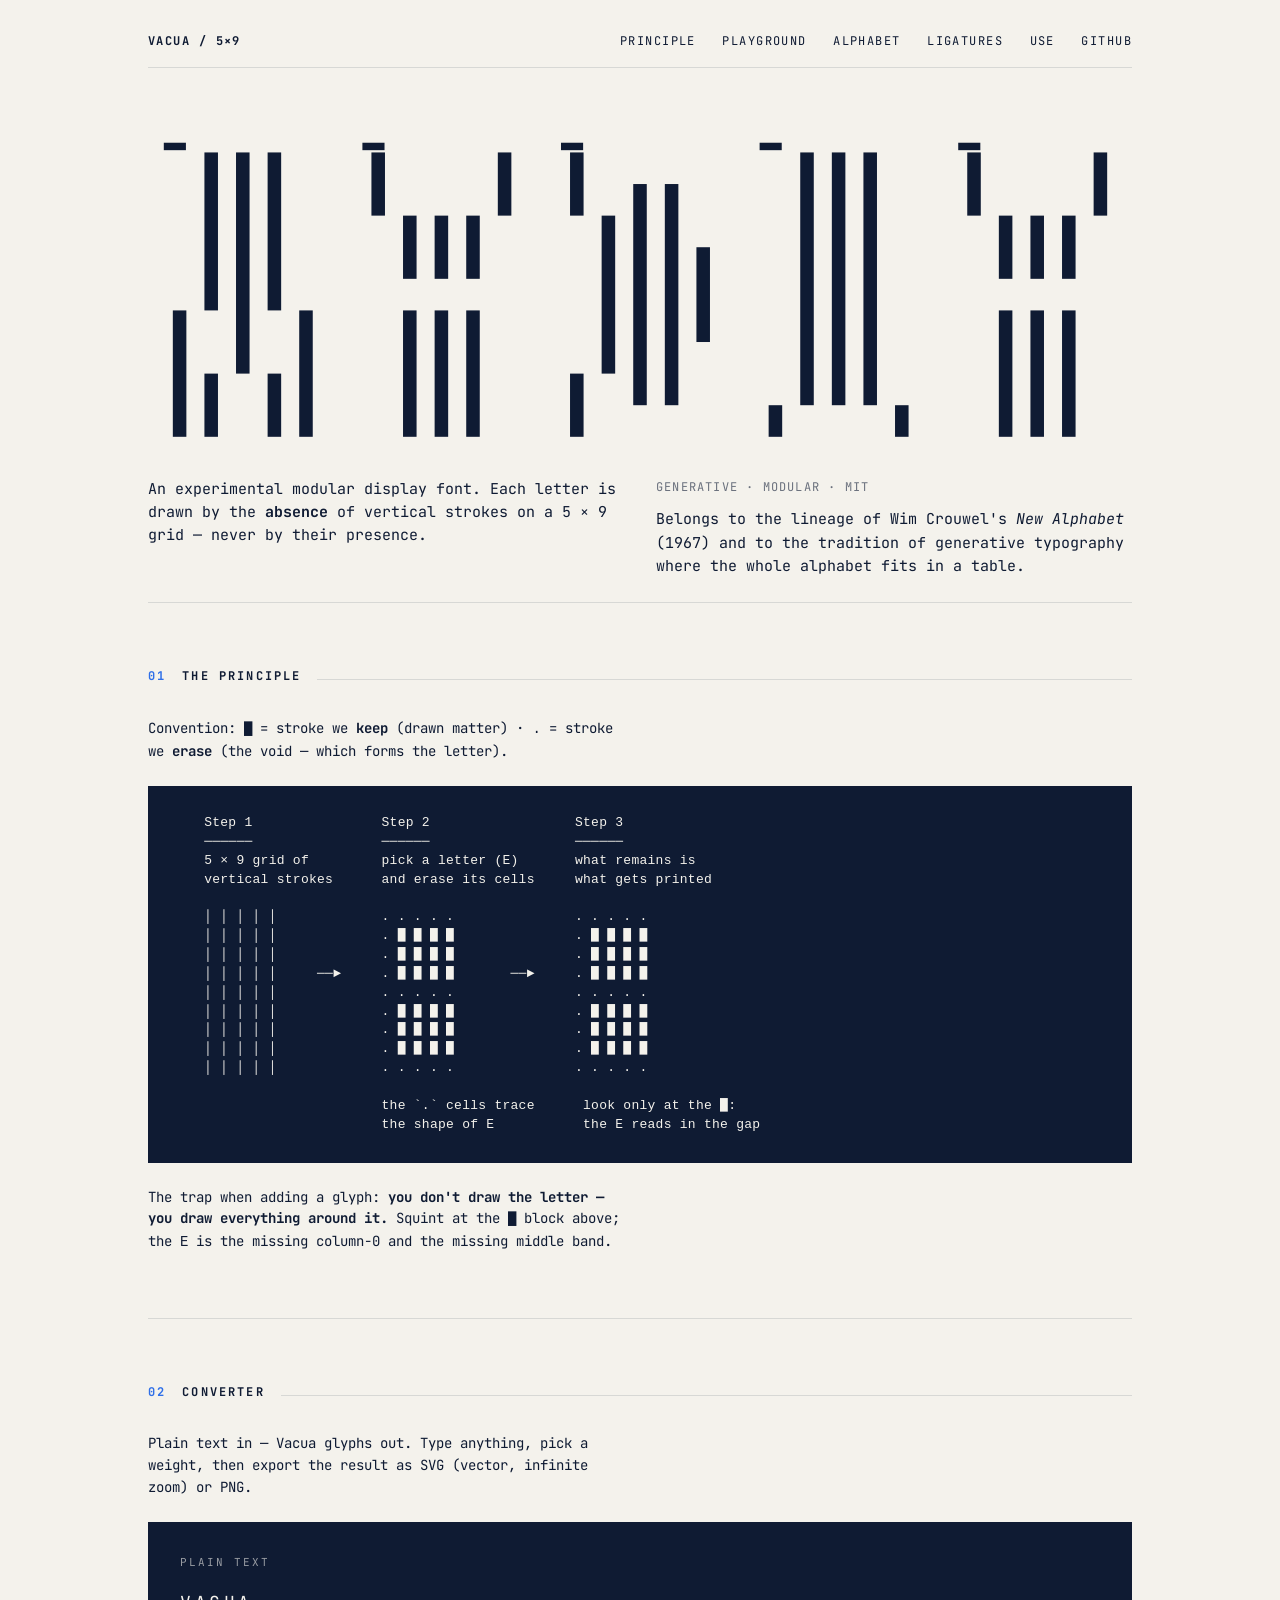
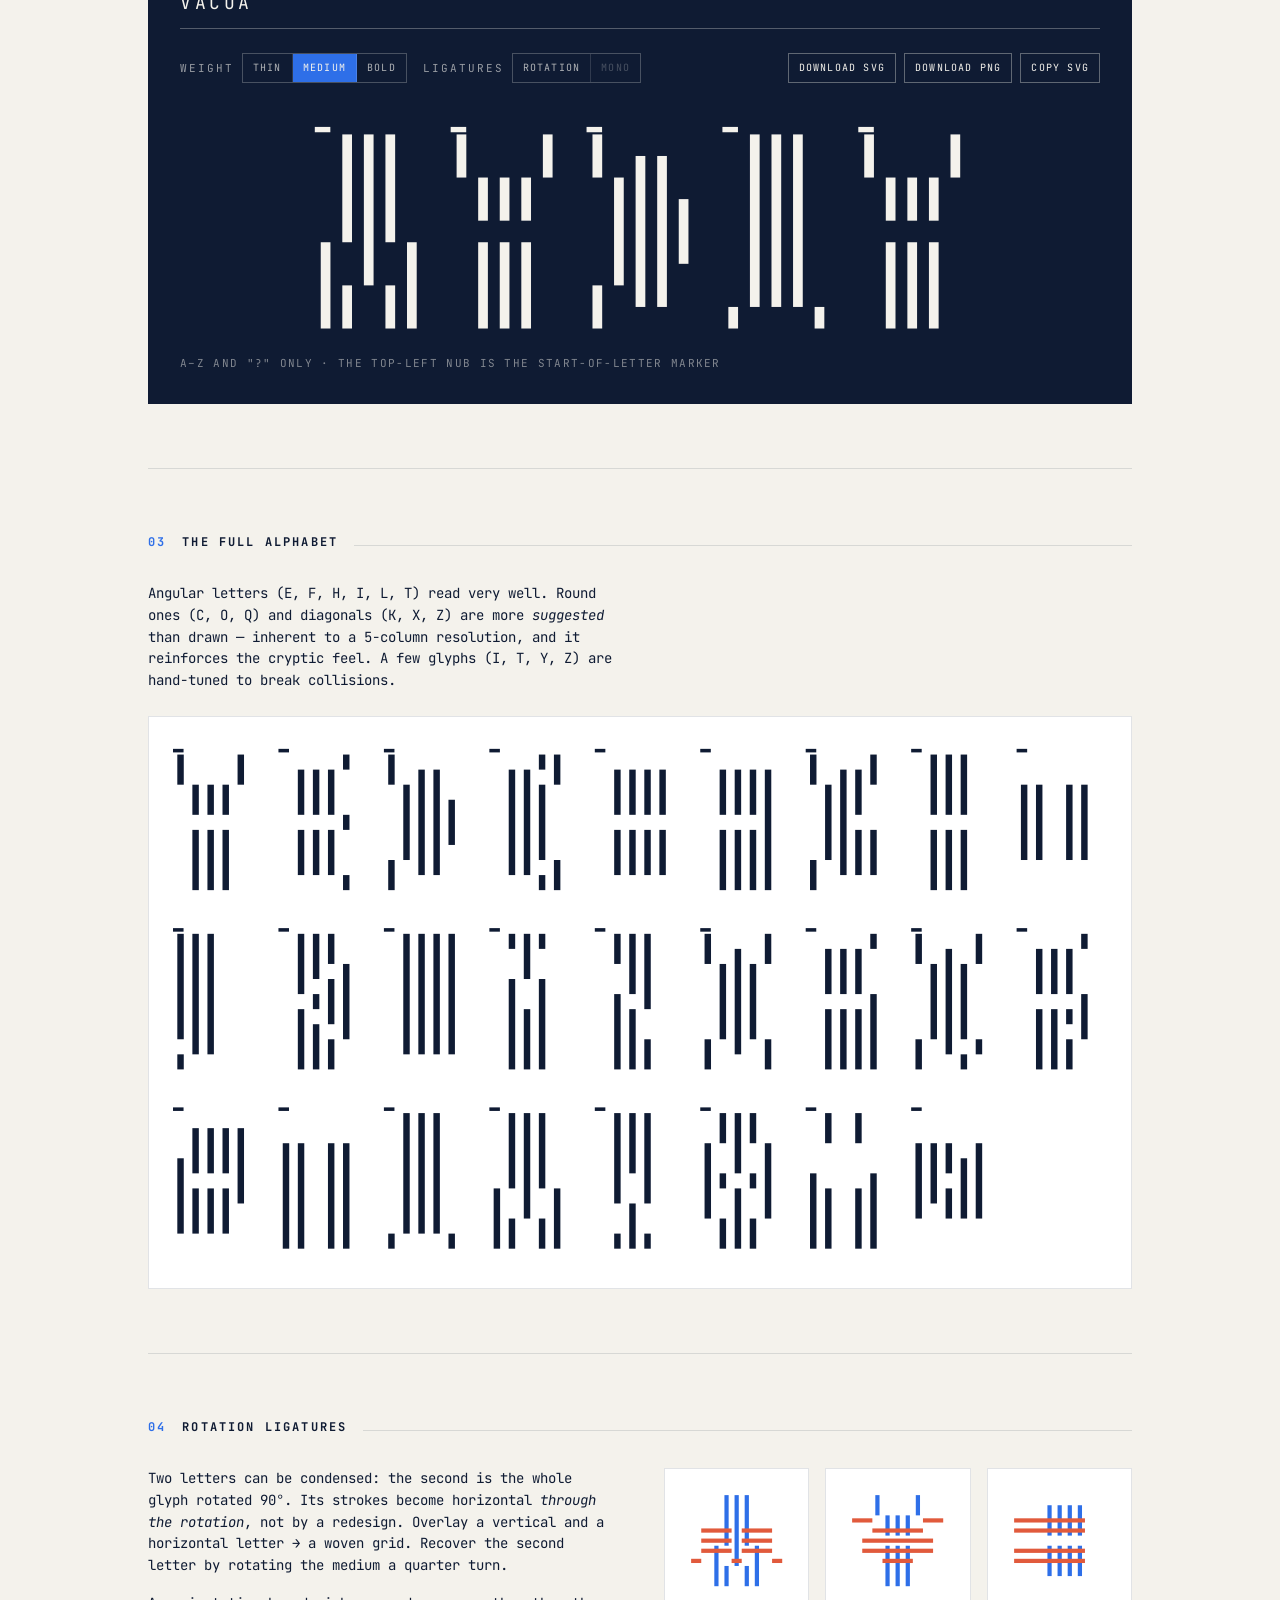
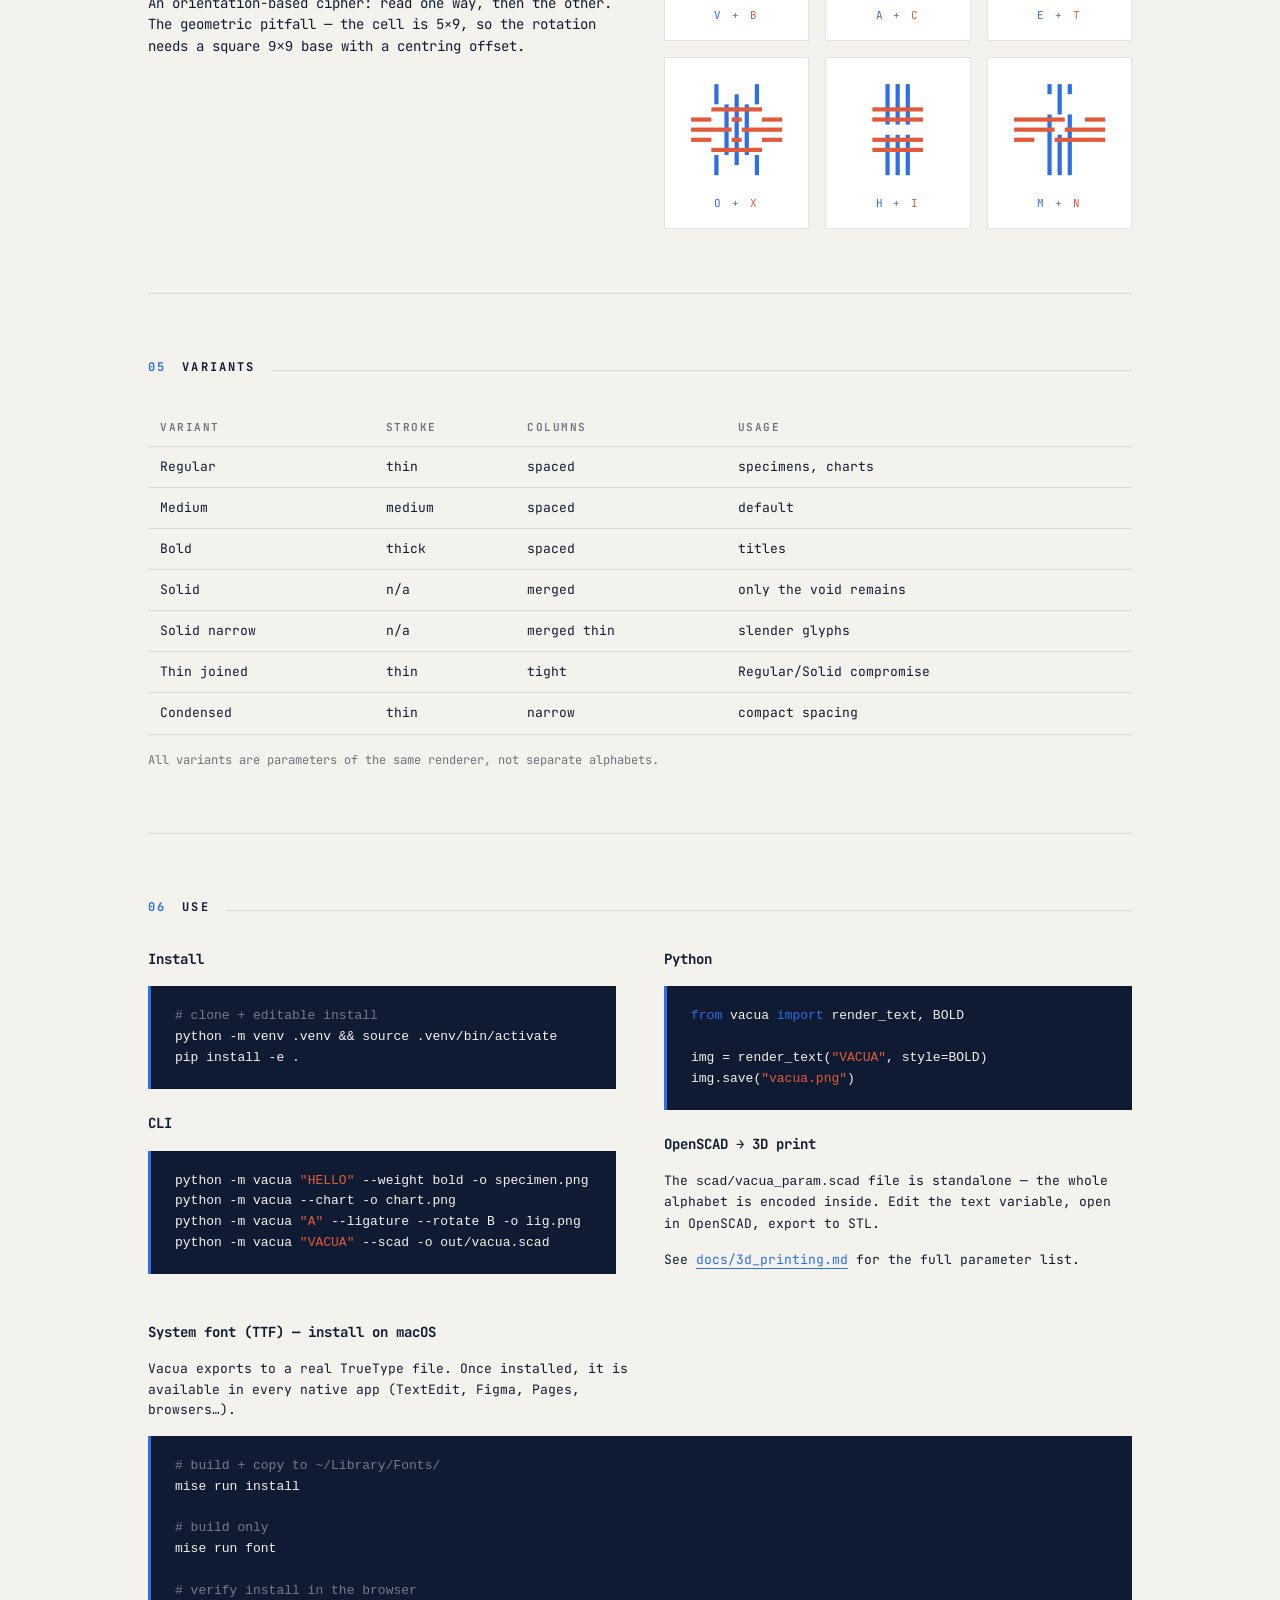
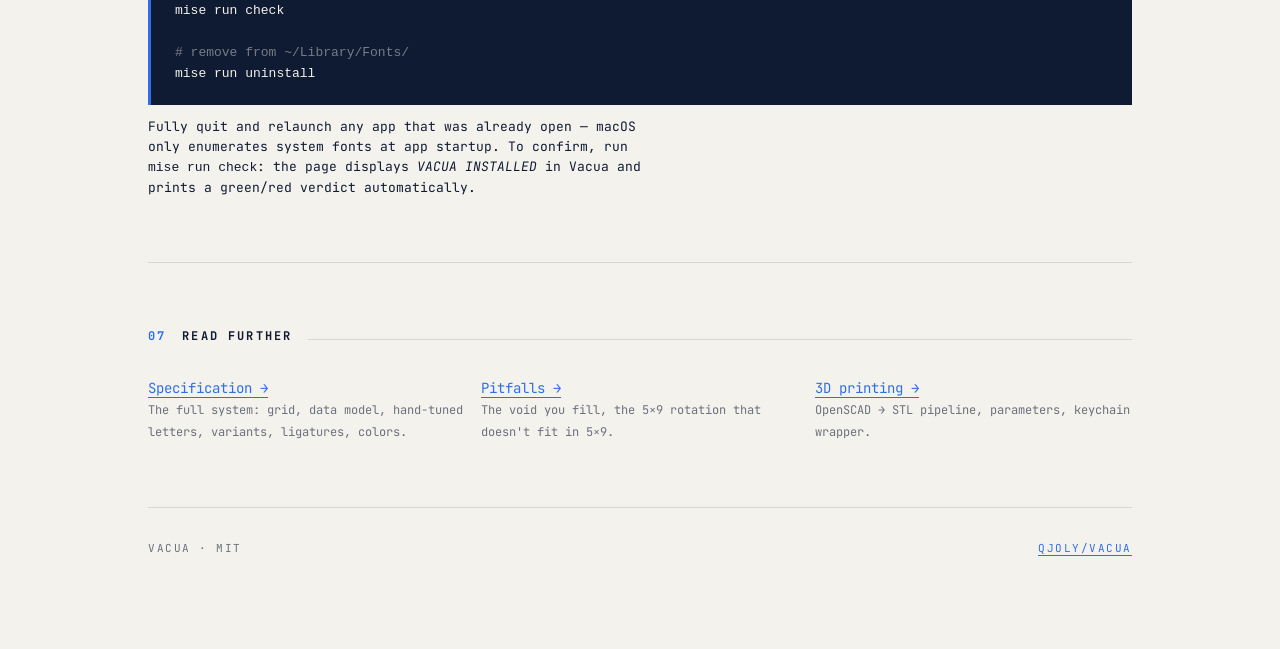
<file: docs/index.html>
<!doctype html>
<html lang="en">
<head>
<meta charset="utf-8">
<meta name="viewport" content="width=device-width, initial-scale=1">
<title>Vacua — a negative-space font</title>
<meta name="description" content="Vacua: an experimental modular font where each letter is drawn by the absence of vertical strokes on a 5×9 grid.">
<link rel="canonical" href="https://qjoly.github.io/vacua/">

<!-- Open Graph (Discord, Facebook, LinkedIn, Bluesky, Slack, …) -->
<meta property="og:type" content="website">
<meta property="og:site_name" content="Vacua">
<meta property="og:title" content="Vacua — a negative-space font">
<meta property="og:description" content="An experimental modular display font. Each letter is drawn by the absence of vertical strokes on a 5 × 9 grid — never by their presence.">
<meta property="og:url" content="https://qjoly.github.io/vacua/">
<meta property="og:image" content="https://qjoly.github.io/vacua/og.png">
<meta property="og:image:width" content="1200">
<meta property="og:image:height" content="630">
<meta property="og:image:alt" content="The word VACUA rendered in the Vacua negative-space font.">
<meta property="og:locale" content="en_US">

<!-- Twitter / X -->
<meta name="twitter:card" content="summary_large_image">
<meta name="twitter:title" content="Vacua — a negative-space font">
<meta name="twitter:description" content="An experimental modular display font. Each letter is the absence of vertical strokes on a 5 × 9 grid.">
<meta name="twitter:image" content="https://qjoly.github.io/vacua/og.png">
<meta name="twitter:image:alt" content="The word VACUA rendered in the Vacua negative-space font.">
<meta name="twitter:creator" content="@qjoly">

<!-- Discord embed accent color -->
<meta name="theme-color" content="#F4F2EC">

<link rel="preconnect" href="https://fonts.googleapis.com">
<link rel="preconnect" href="https://fonts.gstatic.com" crossorigin>
<link href="https://fonts.googleapis.com/css2?family=JetBrains+Mono:wght@400;500;700&display=swap" rel="stylesheet">
<link rel="stylesheet" href="style.css">
</head>
<body>
<div class="page">

  <header class="top">
    <div class="brand">VACUA / 5×9</div>
    <nav>
      <a href="#principle">Principle</a>
      <a href="#play">Playground</a>
      <a href="#alphabet">Alphabet</a>
      <a href="#ligatures">Ligatures</a>
      <a href="#use">Use</a>
      <a href="https://github.com/qjoly/vacua">GitHub</a>
    </nav>
  </header>

  <div class="hero">
    <div class="word" id="hero-word"></div>
    <div class="strap">
      <p>
        An experimental modular display font. Each letter is drawn by the
        <strong>absence</strong> of vertical strokes on a 5 × 9 grid &mdash;
        never by their presence.
      </p>
      <div>
        <div class="meta">Generative · Modular · MIT</div>
        <p style="margin-top:12px">
          Belongs to the lineage of Wim Crouwel's <em>New Alphabet</em> (1967)
          and to the tradition of generative typography where the whole
          alphabet fits in a table.
        </p>
      </div>
    </div>
  </div>

  <section id="principle">
    <h2 class="section-title" data-num="01">The principle</h2>
    <p style="max-width:60ch; margin-bottom:24px;">
      Convention: <code>█</code> = stroke we <strong>keep</strong> (drawn
      matter) · <code>.</code> = stroke we <strong>erase</strong>
      (the void &mdash; which forms the letter).
    </p>
    <div class="principle-demo">
<pre>   Step 1                Step 2                  Step 3
   ──────                ──────                  ──────
   5 × 9 grid of         pick a letter (E)       what remains is
   vertical strokes      and erase its cells     what gets printed

   │ │ │ │ │             . . . . .               . . . . .
   │ │ │ │ │             . █ █ █ █               . █ █ █ █
   │ │ │ │ │             . █ █ █ █               . █ █ █ █
   │ │ │ │ │     ──►     . █ █ █ █       ──►     . █ █ █ █
   │ │ │ │ │             . . . . .               . . . . .
   │ │ │ │ │             . █ █ █ █               . █ █ █ █
   │ │ │ │ │             . █ █ █ █               . █ █ █ █
   │ │ │ │ │             . █ █ █ █               . █ █ █ █
   │ │ │ │ │             . . . . .               . . . . .

                         the `.` cells trace      look only at the █:
                         the shape of E           the E reads in the gap</pre>
    </div>
    <p style="max-width:60ch; margin-top:24px;">
      The trap when adding a glyph: <strong>you don't draw the letter &mdash;
      you draw everything around it.</strong> Squint at the <code>█</code>
      block above; the <code>E</code> is the missing column-0 and the missing
      middle band.
    </p>
  </section>

  <section id="play">
    <h2 class="section-title" data-num="02">Converter</h2>
    <p style="margin-bottom:24px; max-width:60ch;">
      Plain text in &mdash; Vacua glyphs out. Type anything, pick a weight,
      then export the result as SVG (vector, infinite zoom) or PNG.
    </p>
    <div class="playground">
      <label for="vacua-input">Plain text</label>
      <input id="vacua-input" type="text" value="VACUA" spellcheck="false" autocomplete="off" placeholder="HELLO WORLD">

      <div class="controls">
        <div class="ctrl">
          <span class="ctrl-label">Weight</span>
          <div class="seg" id="weight-seg">
            <button type="button" data-w="thin">Thin</button>
            <button type="button" data-w="medium" class="on">Medium</button>
            <button type="button" data-w="bold">Bold</button>
          </div>
        </div>
        <div class="ctrl">
          <span class="ctrl-label">Ligatures</span>
          <div class="seg" id="lig-seg">
            <button type="button" id="lig-toggle">Rotation</button>
            <button type="button" id="mono-toggle">Mono</button>
          </div>
        </div>
        <div class="ctrl-spacer"></div>
        <div class="ctrl-actions">
          <button type="button" id="dl-svg">Download SVG</button>
          <button type="button" id="dl-png">Download PNG</button>
          <button type="button" id="copy-svg">Copy SVG</button>
        </div>
      </div>

      <div class="render" id="vacua-render"></div>
      <div class="hint" id="convert-hint">A–Z and "?" only · the top-left nub is the start-of-letter marker</div>
    </div>
  </section>

  <section id="alphabet">
    <h2 class="section-title" data-num="03">The full alphabet</h2>
    <p style="margin-bottom:24px; max-width:60ch;">
      Angular letters (E, F, H, I, L, T) read very well. Round ones (C, O, Q)
      and diagonals (K, X, Z) are more <em>suggested</em> than drawn &mdash;
      inherent to a 5-column resolution, and it reinforces the cryptic feel.
      A few glyphs (I, T, Y, Z) are hand-tuned to break collisions.
    </p>
    <div class="chart-wrap" id="chart"></div>
  </section>

  <section id="ligatures">
    <h2 class="section-title" data-num="04">Rotation ligatures</h2>
    <div class="two-col">
      <div>
        <p>
          Two letters can be condensed: the second is the whole glyph rotated
          90°. Its strokes become horizontal <em>through the rotation</em>,
          not by a redesign. Overlay a vertical and a horizontal letter
          &rarr; a woven grid. Recover the second letter by rotating the
          medium a quarter turn.
        </p>
        <p>
          An orientation-based cipher: read one way, then the other. The
          geometric pitfall &mdash; the cell is 5×9, so the rotation needs a
          square <code>9×9</code> base with a centring offset.
        </p>
      </div>
      <div class="lig-grid" id="lig-grid"></div>
    </div>
  </section>

  <section id="variants">
    <h2 class="section-title" data-num="05">Variants</h2>
    <table class="variants-table">
      <thead><tr><th>Variant</th><th>Stroke</th><th>Columns</th><th>Usage</th></tr></thead>
      <tbody>
        <tr><td>Regular</td><td>thin</td><td>spaced</td><td>specimens, charts</td></tr>
        <tr><td>Medium</td><td>medium</td><td>spaced</td><td>default</td></tr>
        <tr><td>Bold</td><td>thick</td><td>spaced</td><td>titles</td></tr>
        <tr><td>Solid</td><td>n/a</td><td>merged</td><td>only the void remains</td></tr>
        <tr><td>Solid narrow</td><td>n/a</td><td>merged thin</td><td>slender glyphs</td></tr>
        <tr><td>Thin joined</td><td>thin</td><td>tight</td><td>Regular/Solid compromise</td></tr>
        <tr><td>Condensed</td><td>thin</td><td>narrow</td><td>compact spacing</td></tr>
      </tbody>
    </table>
    <p style="margin-top:16px; color:var(--muted); font-size:12px;">
      All variants are parameters of the same renderer, not separate alphabets.
    </p>
  </section>

  <section id="use">
    <h2 class="section-title" data-num="06">Use</h2>
    <div class="two-col">
      <div>
        <p><strong>Install</strong></p>
<pre class="code"><span class="c"># clone + editable install</span>
python -m venv .venv &amp;&amp; source .venv/bin/activate
pip install -e .</pre>

        <p style="margin-top:24px"><strong>CLI</strong></p>
<pre class="code">python -m vacua <span class="s">"HELLO"</span> --weight bold -o specimen.png
python -m vacua --chart -o chart.png
python -m vacua <span class="s">"A"</span> --ligature --rotate B -o lig.png
python -m vacua <span class="s">"VACUA"</span> --scad -o out/vacua.scad</pre>
      </div>
      <div>
        <p><strong>Python</strong></p>
<pre class="code"><span class="k">from</span> vacua <span class="k">import</span> render_text, BOLD

img = render_text(<span class="s">"VACUA"</span>, style=BOLD)
img.save(<span class="s">"vacua.png"</span>)</pre>

        <p style="margin-top:24px"><strong>OpenSCAD &rarr; 3D print</strong></p>
        <p style="font-size:13px;">
          The <code>scad/vacua_param.scad</code> file is standalone &mdash; the
          whole alphabet is encoded inside. Edit the <code>text</code>
          variable, open in OpenSCAD, export to STL.
        </p>
        <p style="font-size:13px;">
          See <a href="3d_printing.md">docs/3d_printing.md</a> for the full
          parameter list.
        </p>
      </div>
    </div>

    <div style="margin-top:48px;">
      <p><strong>System font (TTF) &mdash; install on macOS</strong></p>
      <p style="font-size:13px; max-width:62ch;">
        Vacua exports to a real TrueType file. Once installed, it is available
        in every native app (TextEdit, Figma, Pages, browsers&hellip;).
      </p>
<pre class="code"><span class="c"># build + copy to ~/Library/Fonts/</span>
mise run install

<span class="c"># build only</span>
mise run font

<span class="c"># verify install in the browser</span>
mise run check

<span class="c"># remove from ~/Library/Fonts/</span>
mise run uninstall</pre>
      <p style="font-size:13px; max-width:62ch; margin-top:12px;">
        Fully quit and relaunch any app that was already open &mdash; macOS only
        enumerates system fonts at app startup. To confirm, run
        <code>mise run check</code>: the page displays
        <em>VACUA INSTALLED</em> in Vacua and prints a green/red verdict
        automatically.
      </p>
    </div>
  </section>

  <section id="docs">
    <h2 class="section-title" data-num="07">Read further</h2>
    <ul style="list-style:none; padding:0; margin:0; display:grid; grid-template-columns:repeat(auto-fit,minmax(220px,1fr)); gap:16px;">
      <li><a href="specification.md">Specification &rarr;</a><br><span style="color:var(--muted); font-size:12px;">The full system: grid, data model, hand-tuned letters, variants, ligatures, colors.</span></li>
      <li><a href="pitfalls.md">Pitfalls &rarr;</a><br><span style="color:var(--muted); font-size:12px;">The void you fill, the 5×9 rotation that doesn't fit in 5×9.</span></li>
      <li><a href="3d_printing.md">3D printing &rarr;</a><br><span style="color:var(--muted); font-size:12px;">OpenSCAD → STL pipeline, parameters, keychain wrapper.</span></li>
    </ul>
  </section>

  <footer class="bottom">
    <div>VACUA · MIT</div>
    <div><a href="https://github.com/qjoly/vacua">qjoly/vacua</a></div>
  </footer>

</div>

<script src="vacua.js"></script>
<script>
  // Hero — large "VACUA". barW/cell = 0.43 matches Python MEDIUM (6/14).
  document.getElementById("hero-word").innerHTML =
    Vacua.renderWord("VACUA", { cell: 28, barW: 12, gap: 36 });

  // Converter — text → Vacua SVG, with weight selector and export.
  const input = document.getElementById("vacua-input");
  const render = document.getElementById("vacua-render");
  const hint = document.getElementById("convert-hint");
  const weightSeg = document.getElementById("weight-seg");
  const ligToggle = document.getElementById("lig-toggle");
  const monoToggle = document.getElementById("mono-toggle");

  // barW per weight at cell=20, matching Python variants.py ratios
  // (REGULAR 4/14, MEDIUM 6/14, BOLD 9/14) scaled to cell=20.
  const WEIGHTS = { thin: 6, medium: 9, bold: 13 };
  let weight = "medium";
  let ligature = false;
  let mono = false;

  function currentText() {
    return (input.value || "").toUpperCase();
  }

  function unsupportedChars(t) {
    const bad = new Set();
    for (const ch of t) {
      if (ch === " ") continue;
      if (!Vacua.INK_BANDS[ch]) bad.add(ch);
    }
    return [...bad];
  }

  function paint() {
    const t = currentText() || " ";
    const barW = WEIGHTS[weight];
    const monoOpts = mono ? { colorA: "#F4F2EC", colorB: "#F4F2EC" } : {};
    render.innerHTML = ligature
      ? Vacua.renderWordLigatures(t, { cell: 16, barW, ...monoOpts })
      : Vacua.renderWord(t, { cell: 20, barW, gap: 26, color: "#F4F2EC" });
    const bad = unsupportedChars(t);
    if (bad.length) {
      hint.textContent = `Ignored (not in alphabet): ${bad.map(c => JSON.stringify(c)).join(" ")}`;
      hint.style.color = "#E15A3C";
    } else if (ligature) {
      hint.textContent = mono
        ? `Rotation ligatures · mono · both letters share one color, tell them apart by orientation`
        : `Rotation ligatures · letters paired 2-by-2, the 2nd rotated 90° over the 1st`;
      hint.style.color = "";
    } else {
      hint.textContent = `A–Z and "?" only · the top-left nub is the start-of-letter marker`;
      hint.style.color = "";
    }
  }

  // Mono only applies to ligatures — dim it when Rotation is off.
  function syncMonoState() {
    monoToggle.disabled = !ligature;
    monoToggle.classList.toggle("off", !ligature);
  }

  input.addEventListener("input", paint);
  ligToggle.addEventListener("click", () => {
    ligature = !ligature;
    ligToggle.classList.toggle("on", ligature);
    syncMonoState();
    paint();
  });
  monoToggle.addEventListener("click", () => {
    if (!ligature) return;
    mono = !mono;
    monoToggle.classList.toggle("on", mono);
    paint();
  });
  syncMonoState();
  weightSeg.addEventListener("click", e => {
    const btn = e.target.closest("button[data-w]");
    if (!btn) return;
    weight = btn.dataset.w;
    [...weightSeg.querySelectorAll("button")].forEach(b => b.classList.toggle("on", b === btn));
    paint();
  });
  paint();

  // Exports — re-render at a chosen color for download (dark on paper).
  function exportSVG() {
    const t = currentText() || " ";
    const monoOpts = mono ? { colorA: "#0F1B33", colorB: "#0F1B33" } : {};
    return ligature
      ? Vacua.renderWordLigatures(t, { cell: 16, barW: WEIGHTS[weight], ...monoOpts })
      : Vacua.renderWord(t, { cell: 20, barW: WEIGHTS[weight], gap: 26, color: "#0F1B33" });
  }

  function safeName() {
    const t = currentText().replace(/[^A-Z0-9?]+/g, "_").replace(/^_+|_+$/g, "");
    return (t || "vacua") + "-" + weight + (ligature ? (mono ? "-lig-mono" : "-lig") : "");
  }

  function downloadBlob(blob, filename) {
    const url = URL.createObjectURL(blob);
    const a = document.createElement("a");
    a.href = url; a.download = filename;
    document.body.appendChild(a); a.click(); a.remove();
    setTimeout(() => URL.revokeObjectURL(url), 1000);
  }

  document.getElementById("dl-svg").addEventListener("click", () => {
    downloadBlob(new Blob([exportSVG()], { type: "image/svg+xml" }), safeName() + ".svg");
  });

  document.getElementById("dl-png").addEventListener("click", () => {
    const svgText = exportSVG();
    // Parse the SVG to read its viewBox → target 4× upscale for crispness.
    const vb = svgText.match(/viewBox="([^"]+)"/);
    const [, , w, h] = (vb ? vb[1] : "0 0 100 100").split(/\s+/).map(Number);
    const scale = 4;
    const canvas = document.createElement("canvas");
    canvas.width = Math.ceil(w * scale);
    canvas.height = Math.ceil(h * scale);
    const ctx = canvas.getContext("2d");
    ctx.fillStyle = "#F4F2EC";
    ctx.fillRect(0, 0, canvas.width, canvas.height);
    const img = new Image();
    const blob = new Blob([svgText], { type: "image/svg+xml" });
    const url = URL.createObjectURL(blob);
    img.onload = () => {
      ctx.drawImage(img, 0, 0, canvas.width, canvas.height);
      URL.revokeObjectURL(url);
      canvas.toBlob(b => downloadBlob(b, safeName() + ".png"), "image/png");
    };
    img.src = url;
  });

  document.getElementById("copy-svg").addEventListener("click", async () => {
    const btn = document.getElementById("copy-svg");
    const orig = btn.textContent;
    try {
      await navigator.clipboard.writeText(exportSVG());
      btn.textContent = "Copied ✓";
    } catch {
      btn.textContent = "Copy failed";
    }
    setTimeout(() => { btn.textContent = orig; }, 1400);
  });

  // Full alphabet chart — Python MEDIUM ratio (6/14).
  document.getElementById("chart").innerHTML = Vacua.renderChart({ cell: 14, barW: 6, cols: 9 });

  // Some pretty ligature pairs.
  const pairs = [["V","B"], ["A","C"], ["E","T"], ["O","X"], ["H","I"], ["M","N"]];
  document.getElementById("lig-grid").innerHTML = pairs.map(([a,b]) => `
    <div class="lig-cell">
      ${Vacua.renderLigature(a, b, { cell: 12, barW: 5 })}
      <div class="pair"><span class="a">${a}</span> + <span class="b">${b}</span></div>
    </div>`).join("");
</script>
</body>
</html>
</file>
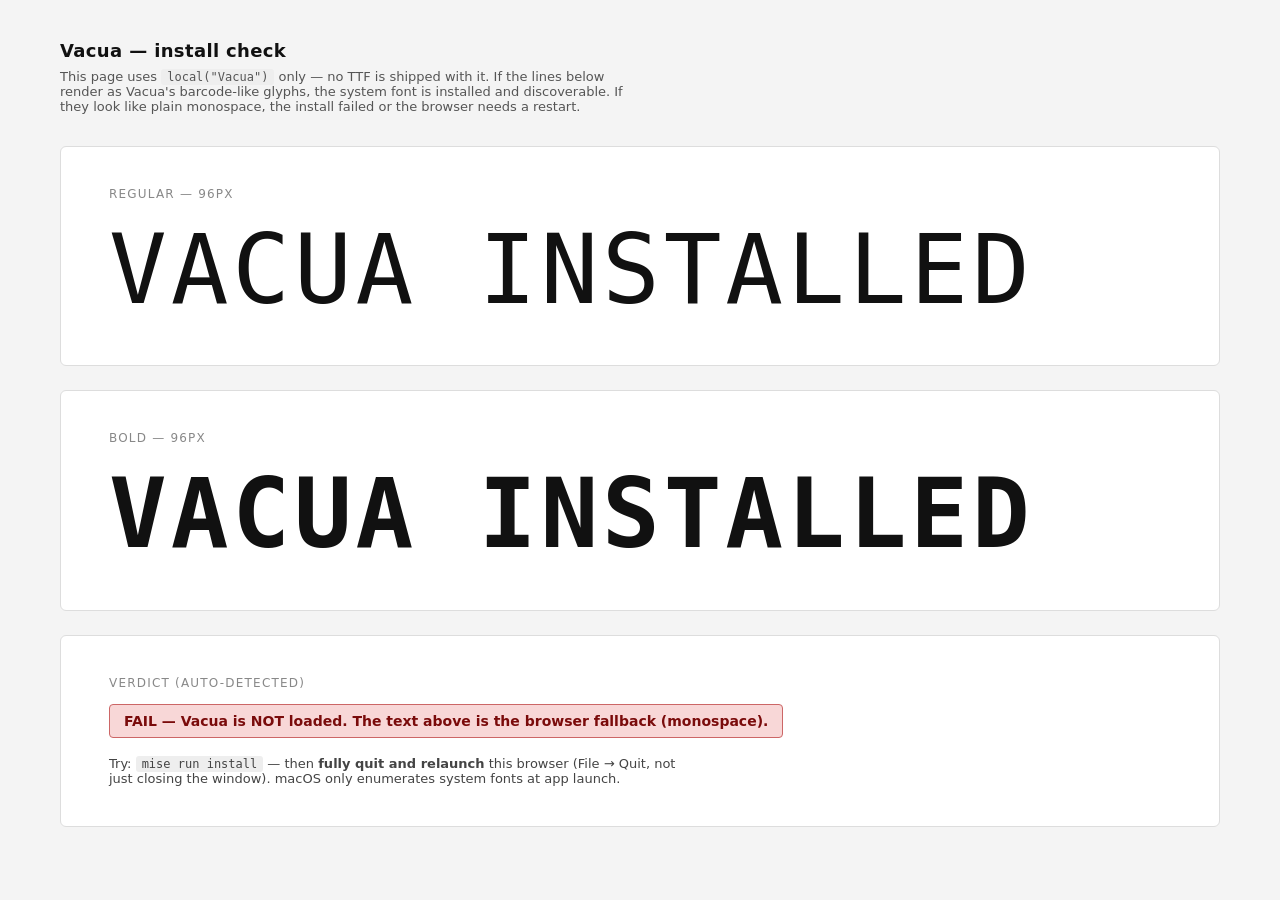
<file: scripts/check-install.html>
<!doctype html>
<meta charset="utf-8">
<title>Vacua — install check</title>
<style>
  /* Only local() — we deliberately do NOT ship the TTF here.
     The page must depend on the *installed* system font. */
  @font-face {
    font-family: VacuaInstalled;
    src: local("Vacua-Regular"), local("Vacua Regular"), local("Vacua");
    font-weight: 400;
  }
  @font-face {
    font-family: VacuaInstalled;
    src: local("Vacua-Bold"), local("Vacua Bold");
    font-weight: 700;
  }

  :root { color-scheme: light dark; }
  body {
    margin: 0; padding: 40px 60px;
    background: #f4f4f4; color: #111;
    font-family: -apple-system, system-ui, sans-serif;
  }
  h1 { font-size: 18px; font-weight: 600; margin: 0 0 8px; letter-spacing: .02em }
  .hint { font-size: 13px; color: #555; max-width: 70ch; margin: 0 0 32px }

  .stage {
    background: #fff;
    border: 1px solid #ddd;
    border-radius: 6px;
    padding: 40px 48px;
    margin-bottom: 24px;
  }

  /* The actual test text. If Vacua is installed, this renders as Vacua.
     If not, it falls back to monospace and the diagnostic block kicks in. */
  .vacua {
    font-family: VacuaInstalled, "ZZZ-no-such-font", monospace;
    font-size: 96px;
    line-height: 1.15;
    letter-spacing: .04em;
  }
  .vacua.bold { font-weight: 700 }
  .label { font-size: 12px; color: #888; text-transform: uppercase; letter-spacing: .1em; margin-bottom: 14px }

  /* Diagnostic — shown only when fallback wins.
     We compute fallback by measuring a probe glyph: see <script> below. */
  #verdict {
    display: inline-block;
    padding: 8px 14px;
    border-radius: 4px;
    font-weight: 600;
    font-size: 14px;
  }
  #verdict.ok    { background: #d8f5d8; color: #0a5a0a; border: 1px solid #6c6 }
  #verdict.fail  { background: #f8d7d7; color: #7a0b0b; border: 1px solid #c66 }
  .help { font-size: 13px; color: #444; margin-top: 18px; max-width: 70ch }
  code { background: #eee; padding: 1px 6px; border-radius: 3px; font-size: 12px }
</style>

<h1>Vacua — install check</h1>
<p class="hint">
  This page uses <code>local("Vacua")</code> only — no TTF is shipped with it.
  If the lines below render as Vacua's barcode-like glyphs, the system font is
  installed and discoverable. If they look like plain monospace, the install
  failed or the browser needs a restart.
</p>

<div class="stage">
  <div class="label">Regular — 96px</div>
  <div class="vacua">VACUA INSTALLED</div>
</div>

<div class="stage">
  <div class="label">Bold — 96px</div>
  <div class="vacua bold">VACUA INSTALLED</div>
</div>

<div class="stage">
  <div class="label">Verdict (auto-detected)</div>
  <div id="verdict">checking…</div>
  <div id="help" class="help" hidden></div>
</div>

<script>
  // Measure-based detection: render the probe string in (a) the target font with
  // monospace fallback and (b) monospace alone. If the widths differ, the
  // browser actually used Vacua. If identical, it fell back.
  function detectVacua() {
    const probe = "VACUA INSTALLED ?";
    const measure = (family) => {
      const span = document.createElement("span");
      span.style.cssText =
        "position:absolute;visibility:hidden;font-size:96px;letter-spacing:.04em;white-space:pre;font-family:" + family;
      span.textContent = probe;
      document.body.appendChild(span);
      const w = span.getBoundingClientRect().width;
      span.remove();
      return w;
    };
    const wVacua = measure('VacuaInstalled, monospace');
    const wMono  = measure('monospace');
    return Math.abs(wVacua - wMono) > 2; // px
  }

  // Wait for fonts to settle before measuring.
  (document.fonts ? document.fonts.ready : Promise.resolve()).then(() => {
    const ok = detectVacua();
    const v = document.getElementById("verdict");
    const h = document.getElementById("help");
    if (ok) {
      v.className = "ok";
      v.textContent = "OK — Vacua is installed and rendering above.";
    } else {
      v.className = "fail";
      v.textContent = "FAIL — Vacua is NOT loaded. The text above is the browser fallback (monospace).";
      h.hidden = false;
      h.innerHTML =
        "Try: <code>mise run install</code> — then <strong>fully quit and relaunch</strong> this browser " +
        "(File → Quit, not just closing the window). macOS only enumerates system fonts at app launch.";
    }
  });
</script>
</file>
<file: docs/style.css>
/* Vacua — site stylesheet.
   Palette from docs/specification.md §8:
     paper #F4F2EC, dark #0F1B33, blue #2E6FE8, red #E15A3C. */

:root {
  --paper: #F4F2EC;
  --dark: #0F1B33;
  --blue: #2E6FE8;
  --red: #E15A3C;
  --line: rgba(15, 27, 51, 0.12);
  --muted: rgba(15, 27, 51, 0.6);
  --cell: 14px;
}

* { box-sizing: border-box; }

html, body {
  margin: 0;
  padding: 0;
  background: var(--paper);
  color: var(--dark);
  font-family: "JetBrains Mono", "IBM Plex Mono", "SF Mono", ui-monospace, Menlo, monospace;
  font-size: 14px;
  line-height: 1.55;
  -webkit-font-smoothing: antialiased;
}

a { color: var(--blue); text-decoration: none; border-bottom: 1px solid currentColor; }
a:hover { color: var(--red); }

/* The whole page rides on a 5-column grid — quiet reference to the glyph grid. */
.page {
  max-width: 1080px;
  margin: 0 auto;
  padding: 32px clamp(16px, 4vw, 48px) 96px;
}

header.top {
  display: flex;
  justify-content: space-between;
  align-items: baseline;
  padding-bottom: 16px;
  border-bottom: 1px solid var(--line);
  font-size: 12px;
  letter-spacing: 0.12em;
  text-transform: uppercase;
}
header.top .brand { font-weight: 700; }
header.top nav a { margin-left: 18px; border: 0; color: var(--dark); }
header.top nav a:hover { color: var(--blue); }

/* HERO ───────────────────────────────────────────────────────── */
.hero {
  padding: 56px 0 24px;
  border-bottom: 1px solid var(--line);
}
.hero .word {
  width: 100%;
  display: block;
}
.hero .word svg {
  width: 100%;
  height: auto;
  display: block;
}
.hero .strap {
  display: grid;
  grid-template-columns: 1fr 1fr;
  gap: 32px;
  margin-top: 32px;
  font-size: 15px;
}
.hero .strap p { margin: 0; }
.hero .strap .meta { color: var(--muted); font-size: 12px; letter-spacing: 0.1em; text-transform: uppercase; }
@media (max-width: 720px) { .hero .strap { grid-template-columns: 1fr; } }

/* SECTIONS ───────────────────────────────────────────────────── */
section { padding: 64px 0; border-bottom: 1px solid var(--line); }
section:last-of-type { border-bottom: 0; }

h2.section-title {
  margin: 0 0 32px;
  font-size: 12px;
  letter-spacing: 0.18em;
  text-transform: uppercase;
  font-weight: 700;
  display: flex;
  align-items: baseline;
  gap: 16px;
}
h2.section-title::before {
  content: attr(data-num);
  color: var(--blue);
  font-weight: 700;
}
h2.section-title::after {
  content: "";
  flex: 1;
  height: 1px;
  background: var(--line);
}

.two-col {
  display: grid;
  grid-template-columns: 1fr 1fr;
  gap: 48px;
  align-items: start;
}
/* Grid items default to min-width:auto (= content size). Without this, any
   long line inside a <pre.code> forces the column to grow past the viewport
   instead of triggering its own overflow-x:auto scroll. */
.two-col > * { min-width: 0; }
@media (max-width: 720px) { .two-col { grid-template-columns: 1fr; gap: 24px; } }

/* PRINCIPLE ──────────────────────────────────────────────────── */
.principle-demo {
  background: var(--dark);
  color: var(--paper);
  padding: 28px 32px;
  font-family: "JetBrains Mono", monospace;
  overflow-x: auto;
}
.principle-demo pre {
  margin: 0;
  font-size: 13px;
  line-height: 1.45;
  white-space: pre;
  letter-spacing: 0.02em;
  min-width: 0;
}
@media (max-width: 720px) {
  .principle-demo { padding: 20px; }
  .principle-demo pre { font-size: 11px; }
}

/* PLAYGROUND ─────────────────────────────────────────────────── */
.playground {
  background: var(--dark);
  color: var(--paper);
  padding: 32px;
}
.playground label {
  display: block;
  font-size: 11px;
  letter-spacing: 0.18em;
  text-transform: uppercase;
  margin-bottom: 12px;
  color: rgba(244, 242, 236, 0.6);
}
.playground input {
  width: 100%;
  background: transparent;
  border: 0;
  border-bottom: 1px solid rgba(244, 242, 236, 0.3);
  color: var(--paper);
  padding: 8px 0 14px;
  font-family: inherit;
  font-size: 18px;
  letter-spacing: 0.2em;
  text-transform: uppercase;
  outline: none;
}
.playground input:focus { border-bottom-color: var(--blue); }
.playground .render {
  margin-top: 32px;
  min-height: 120px;
  display: flex;
  align-items: center;
  justify-content: center;
}
.playground .render svg {
  max-width: 100%;
  max-height: 220px;
  width: auto;
  height: auto;
}
.playground .hint {
  margin-top: 20px;
  font-size: 11px;
  letter-spacing: 0.12em;
  text-transform: uppercase;
  color: rgba(244, 242, 236, 0.5);
}

/* Converter controls — weight selector + export buttons. */
.playground .controls {
  margin-top: 24px;
  display: flex;
  flex-wrap: wrap;
  align-items: center;
  gap: 16px;
}
.playground .ctrl-spacer { flex: 1; }
.playground .ctrl {
  display: flex;
  align-items: center;
  gap: 8px;
}
.playground .ctrl-label {
  font-size: 11px;
  letter-spacing: 0.18em;
  text-transform: uppercase;
  color: rgba(244, 242, 236, 0.6);
}
.playground .seg {
  display: inline-flex;
  border: 1px solid rgba(244, 242, 236, 0.25);
}
.playground .seg button {
  background: transparent;
  border: 0;
  border-right: 1px solid rgba(244, 242, 236, 0.15);
  color: rgba(244, 242, 236, 0.7);
  font: inherit;
  font-size: 10px;
  letter-spacing: 0.12em;
  text-transform: uppercase;
  padding: 6px 10px;
  cursor: pointer;
}
.playground .seg button:last-child { border-right: 0; }
.playground .seg button:hover { color: var(--paper); }
.playground .seg button.on {
  background: var(--blue);
  color: var(--paper);
}
.playground .seg button.off {
  opacity: 0.35;
  cursor: not-allowed;
}
.playground .seg button.off:hover { color: rgba(244, 242, 236, 0.7); }
.playground .ctrl-actions {
  display: flex;
  gap: 8px;
  flex-wrap: wrap;
}
.playground .ctrl-actions button {
  background: transparent;
  border: 1px solid rgba(244, 242, 236, 0.35);
  color: var(--paper);
  font: inherit;
  font-size: 10px;
  letter-spacing: 0.12em;
  text-transform: uppercase;
  padding: 6px 10px;
  cursor: pointer;
  transition: background 0.12s, color 0.12s, border-color 0.12s;
}
.playground .ctrl-actions button:hover {
  background: var(--paper);
  color: var(--dark);
  border-color: var(--paper);
}
.playground .ctrl-actions button:active { background: var(--blue); border-color: var(--blue); color: var(--paper); }

/* CHART ──────────────────────────────────────────────────────── */
.chart-wrap {
  padding: 24px;
  border: 1px solid var(--line);
  background: #FFFFFF;
}
.chart-wrap svg { width: 100%; height: auto; display: block; }

/* LIGATURES ──────────────────────────────────────────────────── */
.lig-grid {
  display: grid;
  grid-template-columns: repeat(auto-fit, minmax(140px, 1fr));
  gap: 16px;
}
.lig-cell {
  border: 1px solid var(--line);
  padding: 16px;
  background: #FFFFFF;
  display: flex;
  flex-direction: column;
  align-items: center;
  gap: 10px;
}
.lig-cell svg { width: 100%; height: auto; max-width: 140px; }
.lig-cell .pair {
  font-size: 11px;
  letter-spacing: 0.18em;
  color: var(--muted);
}
.lig-cell .pair .a { color: var(--blue); }
.lig-cell .pair .b { color: var(--red); }

/* VARIANTS ───────────────────────────────────────────────────── */
.variants-table {
  width: 100%;
  border-collapse: collapse;
  font-size: 13px;
}
.variants-table th, .variants-table td {
  text-align: left;
  padding: 10px 12px;
  border-bottom: 1px solid var(--line);
}
.variants-table th {
  font-size: 11px;
  letter-spacing: 0.14em;
  text-transform: uppercase;
  color: var(--muted);
  font-weight: 600;
}

/* CODE ───────────────────────────────────────────────────────── */
pre.code {
  background: var(--dark);
  color: var(--paper);
  padding: 20px 24px;
  margin: 0;
  font-size: 13px;
  line-height: 1.6;
  overflow-x: auto;
  max-width: 100%;
  border-left: 3px solid var(--blue);
}
pre.code .c { color: rgba(244, 242, 236, 0.45); }
pre.code .k { color: var(--blue); }
pre.code .s { color: var(--red); }

/* FOOTER ─────────────────────────────────────────────────────── */
footer.bottom {
  padding-top: 32px;
  border-top: 1px solid var(--line);
  display: flex;
  justify-content: space-between;
  font-size: 11px;
  letter-spacing: 0.14em;
  text-transform: uppercase;
  color: var(--muted);
}

p { margin: 0 0 16px; }
p:last-child { margin-bottom: 0; }

/* Subtle background grid — five vertical lines on the page itself. */
body::before {
  content: "";
  position: fixed;
  inset: 0;
  pointer-events: none;
  background-image: repeating-linear-gradient(
    to right,
    transparent 0,
    transparent calc(20% - 1px),
    rgba(15, 27, 51, 0.025) calc(20% - 1px),
    rgba(15, 27, 51, 0.025) 20%
  );
  z-index: -1;
}
</file>
